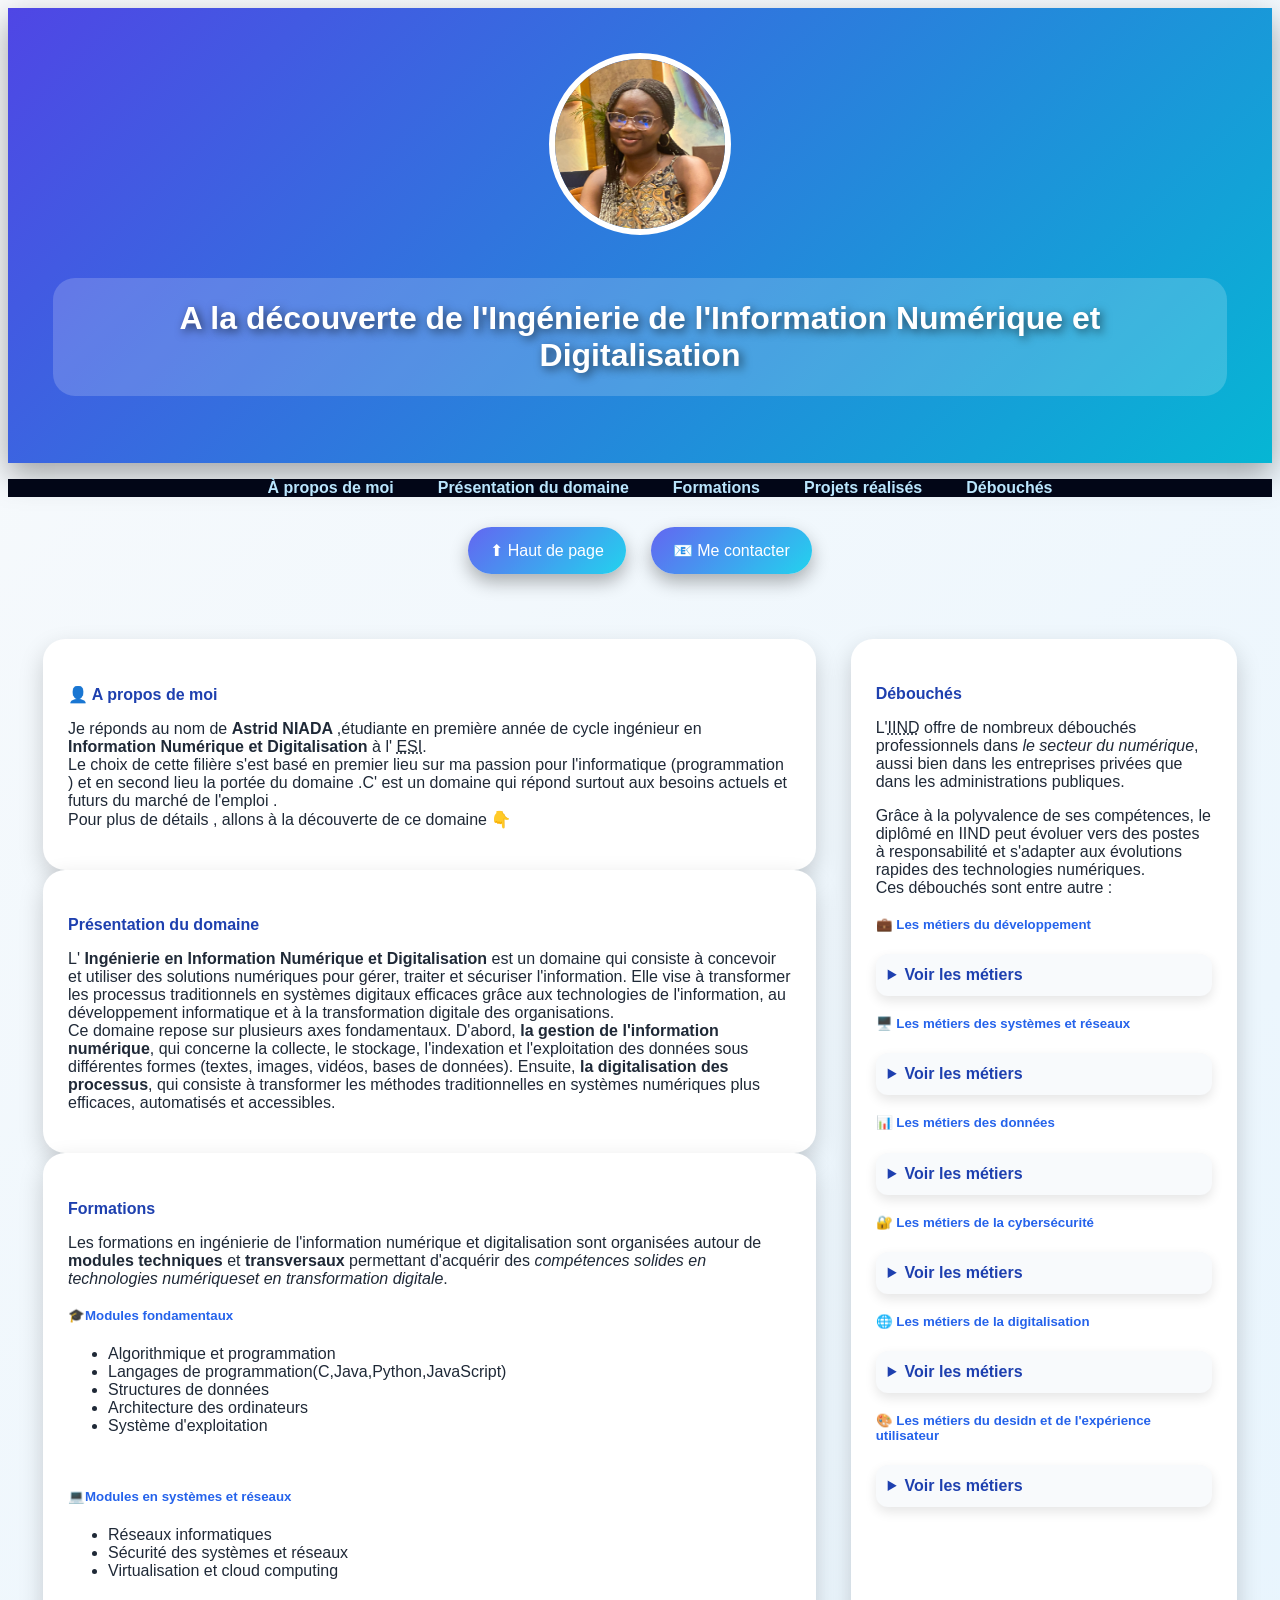
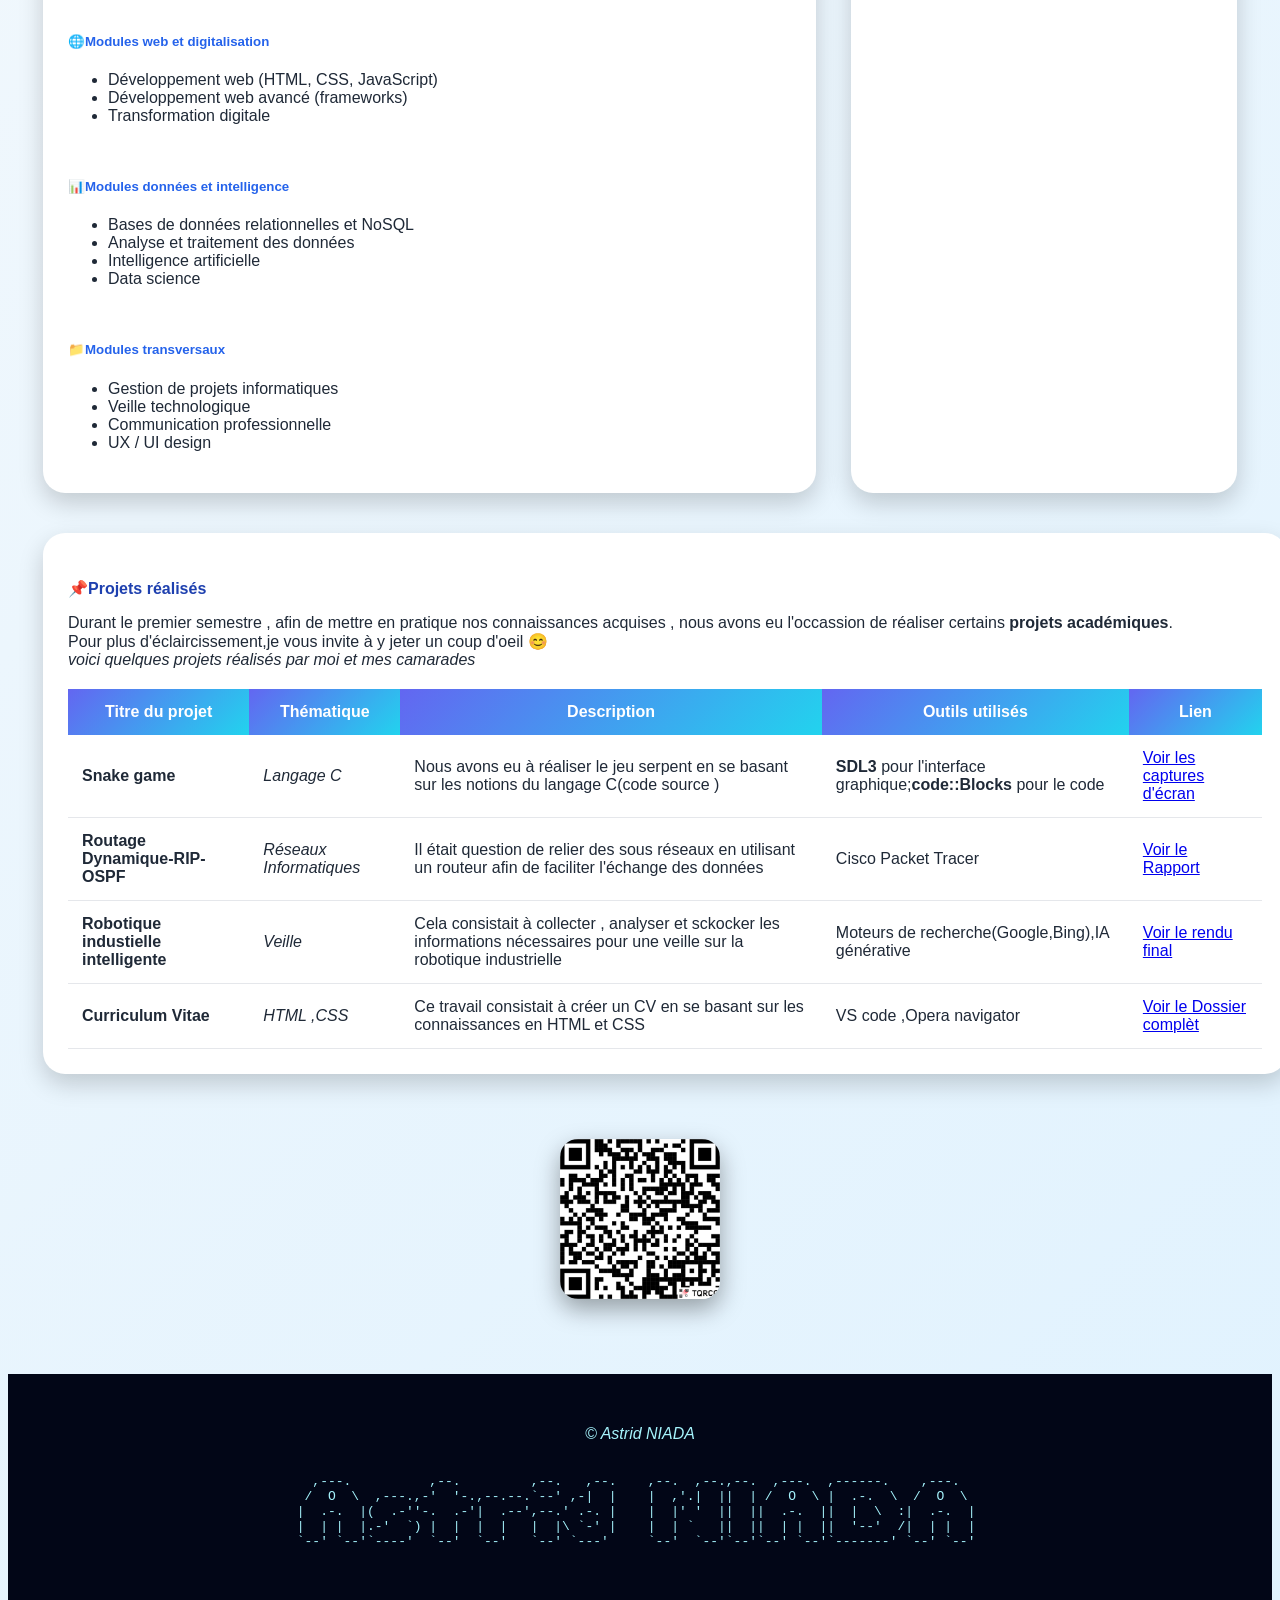
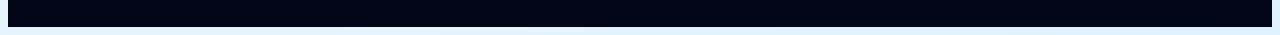
<file: index.html>
<!DOCTYPE html>
<html lang="fr">

<head>
    <meta charset="UTF-8">
    <meta name="viewport" content="width=device-width, initial-scale=1.0">
    <title>Ma page web</title>
    <link rel="stylesheet" href="fichier.css">
    <style>
        html {
            scroll-behavior: smooth;
        }
    </style>
</head>

<body id="top">
    <header class="header">
        <img src="IMG-20240827-WA0271.jpg" alt=" Photo d'Astrid NIADA " class="photo">
        <h1 class="titre">A la découverte de l'Ingénierie de l'Information Numérique et Digitalisation</h1>
    </header>
    <nav class="menu">
        <ul>
            <li><a href="#Apropos-moi">À propos de moi</a></li>
            <li><a href="#Presentation-domaine">Présentation du domaine</a></li>
            <li><a href="#Formations">Formations</a></li>
            <li><a href="#Projets-realises">Projets réalisés</a></li>
            <li><a href="#Debouches">Débouchés</a></li>
        </ul>
    </nav>
    <div class="actions">
        <a href="#top" class="btn">⬆ Haut de page</a>
        <a href="mailto:astrid.niada@gmail.com" class="btn">📧 Me contacter</a>
    </div>

    <main class="main-container">
        <div class="top-layout">
            <div class="left-column">
                <section id="Apropos-moi">
                    <h4>👤 A propos de moi</h4>
                    <p>
                        Je réponds au nom de <b>Astrid NIADA </b>,étudiante en première année de cycle ingénieur
                        en <b>Information Numérique et Digitalisation </b> à l' <abbr
                            title="Ecole des Sciences de l'Information">ESI</abbr>. <br>
                        Le choix de cette filière s'est basé en premier lieu sur ma passion pour l'informatique
                        (programmation ) et en second lieu la portée du domaine .C' est un domaine qui répond surtout
                        aux besoins actuels et futurs du marché de l'emploi .
                        <br>
                        Pour plus de détails , allons à la découverte de ce domaine 👇


                    </p>
                </section>
                <section id="Presentation-domaine">
                    <h4>Présentation du domaine</h4>
                    <p>
                        L' <b> Ingénierie en Information Numérique et Digitalisation </b>est un domaine qui consiste à
                        concevoir
                        et utiliser des solutions numériques pour gérer,
                        traiter et sécuriser l'information. Elle vise à transformer les processus traditionnels en
                        systèmes
                        digitaux efficaces grâce aux technologies de l'information,
                        au développement informatique et à la transformation digitale des organisations.
                        <br>
                        Ce domaine repose sur plusieurs axes fondamentaux.
                        D'abord,<b> la gestion de l'information numérique</b>, qui concerne la collecte, le stockage,
                        l'indexation et l'exploitation des données sous différentes formes (textes, images, vidéos,
                        bases de
                        données).
                        Ensuite, <b>la digitalisation des processus</b>, qui consiste à transformer les méthodes
                        traditionnelles
                        en systèmes numériques plus efficaces, automatisés et accessibles.
                    </p>
                </section>
                <section id="Formations">
                    <h4>Formations </h4>
                    <p>
                        Les formations en ingénierie de l'information numérique et digitalisation sont organisées autour
                        de <b>modules techniques</b> et <b>transversaux</b> permettant d'acquérir des <i>compétences
                            solides en
                            technologies numériqueset en transformation digitale</i>.
                        <br>
                    <h5>🎓Modules fondamentaux</h5>
                    <ul>
                        <li>Algorithmique et programmation</li>
                        <li>Langages de programmation(C,Java,Python,JavaScript)</li>
                        <li>Structures de données</li>
                        <li>Architecture des ordinateurs</li>
                        <li>Système d'exploitation</li>
                    </ul>
                    <br>
                    <h5>💻Modules en systèmes et réseaux</h5>
                    <ul>
                        <li>Réseaux informatiques</li>
                        <li>Sécurité des systèmes et réseaux</li>
                        <li>Virtualisation et cloud computing</li>
                    </ul>
                    <br>
                    <h5>🌐Modules web et digitalisation</h5>
                    <ul>
                        <li>Développement web (HTML, CSS, JavaScript)</li>
                        <li>Développement web avancé (frameworks)</li>
                        <li>Transformation digitale</li>
                    </ul>
                    <br>
                    <h5>📊Modules données et intelligence</h5>
                    <ul>
                        <li>Bases de données relationnelles et NoSQL</li>
                        <li>Analyse et traitement des données</li>
                        <li>Intelligence artificielle</li>
                        <li>Data science</li>
                    </ul>
                    <br>
                    <h5>📁Modules transversaux</h5>
                    <ul>
                        <li>Gestion de projets informatiques</li>
                        <li>Veille technologique</li>
                        <li>Communication professionnelle</li>
                        <li>UX / UI design</li>
                    </ul>
                    </p>
                </section>
            </div>
            <aside id="Debouches">
                <h4>Débouchés</h4>
                <p>
                    L'<abbr title="Ingénierie en Information Numérique et Digitalisation">IIND</abbr> offre de nombreux
                    débouchés professionnels dans <i> le secteur du numérique</i>, aussi bien dans les entreprises
                    privées
                    que dans les administrations publiques.
                </p>
                <p>
                    Grâce à la polyvalence de ses compétences, le diplômé en IIND peut évoluer vers des postes à
                    responsabilité et s'adapter
                    aux évolutions rapides des technologies numériques.
                    <br>
                    Ces débouchés sont entre autre : <br>
                </p>
                <h5>💼 Les métiers du développement</h5>
                <details>
                    <summary>Voir les métiers</summary>
                    <ul>
                        <li>Développeur web</li>
                        <li>Développeur mobile</li>
                        <li>Développeur logiciel</li>
                    </ul>
                </details>
                <h5>🖥️ Les métiers des systèmes et réseaux</h5>
                <details>
                    <summary>Voir les métiers</summary>
                    <ul>
                        <li>Administrateur systèmes et réseaux</li>
                        <li>Ingénieur systèmes</li>
                        <li>Technicien réseaux</li>
                    </ul>
                </details>
                <h5>📊 Les métiers des données </h5>
                <details>
                    <summary>Voir les métiers</summary>
                    <ul>
                        <li>Analyste de données</li>
                        <li>Data Scientist</li>
                        <li>Ingénieur Big Data</li>
                    </ul>
                </details>

                <h5>🔐 Les métiers de la cybersécurité</h5>
                <details>
                    <summary>Voir les métiers</summary>
                    <ul>
                        <li>Analyste en cybersécurité</li>
                        <li>Ingénieur sécurité informatique</li>
                        <li>Consultant en sécurité des systèmes d'information</li>
                    </ul>
                </details>

                <h5>🌐 Les métiers de la digitalisation</h5>
                <details>
                    <summary>Voir les métiers</summary>
                    <ul>
                        <li>Chef de projet digital</li>
                        <li>Ingénieur en transformation digitale</li>
                        <li>Consultant digital</li>
                    </ul>
                </details>
                <h5>🎨 Les métiers du desidn et de l'expérience utilisateur</h5>
                <details>
                    <summary>Voir les métiers</summary>
                    <ul>
                        <li>UX / UI designer</li>
                        <li>Intégrateur web</li>
                    </ul>


            </aside>
        </div>
        <article id="Projets-realises">
            <h4>📌Projets réalisés</h4>
            <p>Durant le premier semestre , afin de mettre en pratique nos connaissances acquises ,
                nous avons eu l'occassion de réaliser certains <b>projets académiques</b>.
                <br>
                Pour plus d'éclaircissement,je vous invite à y jeter un coup d'oeil 😊
                <br>
                <i>voici quelques projets réalisés par moi et mes camarades </i>
            </p>
            <table class="projets">
                <thead>
                    <tr>
                        <th> Titre du projet </th>
                        <th>Thématique</th>
                        <th>Description</th>
                        <th>Outils utilisés</th>
                        <th>Lien</th>
                    </tr>
                </thead>
                <tbody>
                    <tr>
                        <td><b>Snake game</b></td>
                        <td><i>Langage C </i></td>
                        <td>Nous avons eu à réaliser le jeu serpent en se basant sur les notions du langage C(code
                            source )</td>
                        <td><b>SDL3</b> pour l'interface graphique;<b>code::Blocks </b>pour le code</td>
                        <td><a href="projets/screenshots" target="_blank">Voir les captures d'écran</a></td>
                    </tr>
                    <tr>
                        <td><b>Routage Dynamique-RIP-OSPF</b></td>
                        <td><i>Réseaux Informatiques</i></td>
                        <td>Il était question de relier des sous réseaux en utilisant un routeur afin de faciliter
                            l'échange des données </td>
                        <td>Cisco Packet Tracer</td>
                        <td><a href="projets/tp4.docx" target="_blank">Voir le Rapport</a></td>

                    </tr>
                    <tr>
                        <td><b>Robotique industielle intelligente</b></td>
                        <td><i>Veille</i></td>
                        <td>Cela consistait à collecter , analyser et sckocker les informations nécessaires pour une
                            veille sur la robotique industrielle</td>
                        <td>Moteurs de recherche(Google,Bing),IA générative</td>
                        <td><a href="projets/robotique industrielle intelligente.pdf" target="_blank">Voir le rendu
                                final</a></td>
                    </tr>
                    <tr>
                        <td><b>Curriculum Vitae</b></td>
                        <td><i>HTML ,CSS</i></td>
                        <td>Ce travail consistait à créer un CV en se basant sur les connaissances en HTML et CSS</td>
                        <td>VS code ,Opera navigator</td>
                        <td><a href="projets/CV2" target="_blank"> Voir le Dossier complèt</a></td>
                    </tr>
                </tbody>
            </table>

        </article>



        <img src="qrcode.png" alt="QR Code GitHub" class="qrcode">
        </div>
    </main>
    <footer>
        <p class="copyright" style="font-style: italic;">&copy; Astrid NIADA </p>


        <pre>

  ,---.          ,--.         ,--.   ,--.    ,--.  ,--.,--.  ,---.  ,------.    ,---.   
 /  O  \  ,---.,-'  '-.,--.--.`--' ,-|  |    |  ,'.|  ||  | /  O  \ |  .-.  \  /  O  \  
|  .-.  |(  .-''-.  .-'|  .--',--.' .-. |    |  |' '  ||  ||  .-.  ||  |  \  :|  .-.  | 
|  | |  |.-'  `) |  |  |  |   |  |\ `-' |    |  | `   ||  ||  | |  ||  '--'  /|  | |  | 
`--' `--'`----'  `--'  `--'   `--' `---'     `--'  `--'`--'`--' `--'`-------' `--' `--' 
                                                                                        
        </pre>

    </footer>



</body>

</html>
</file>
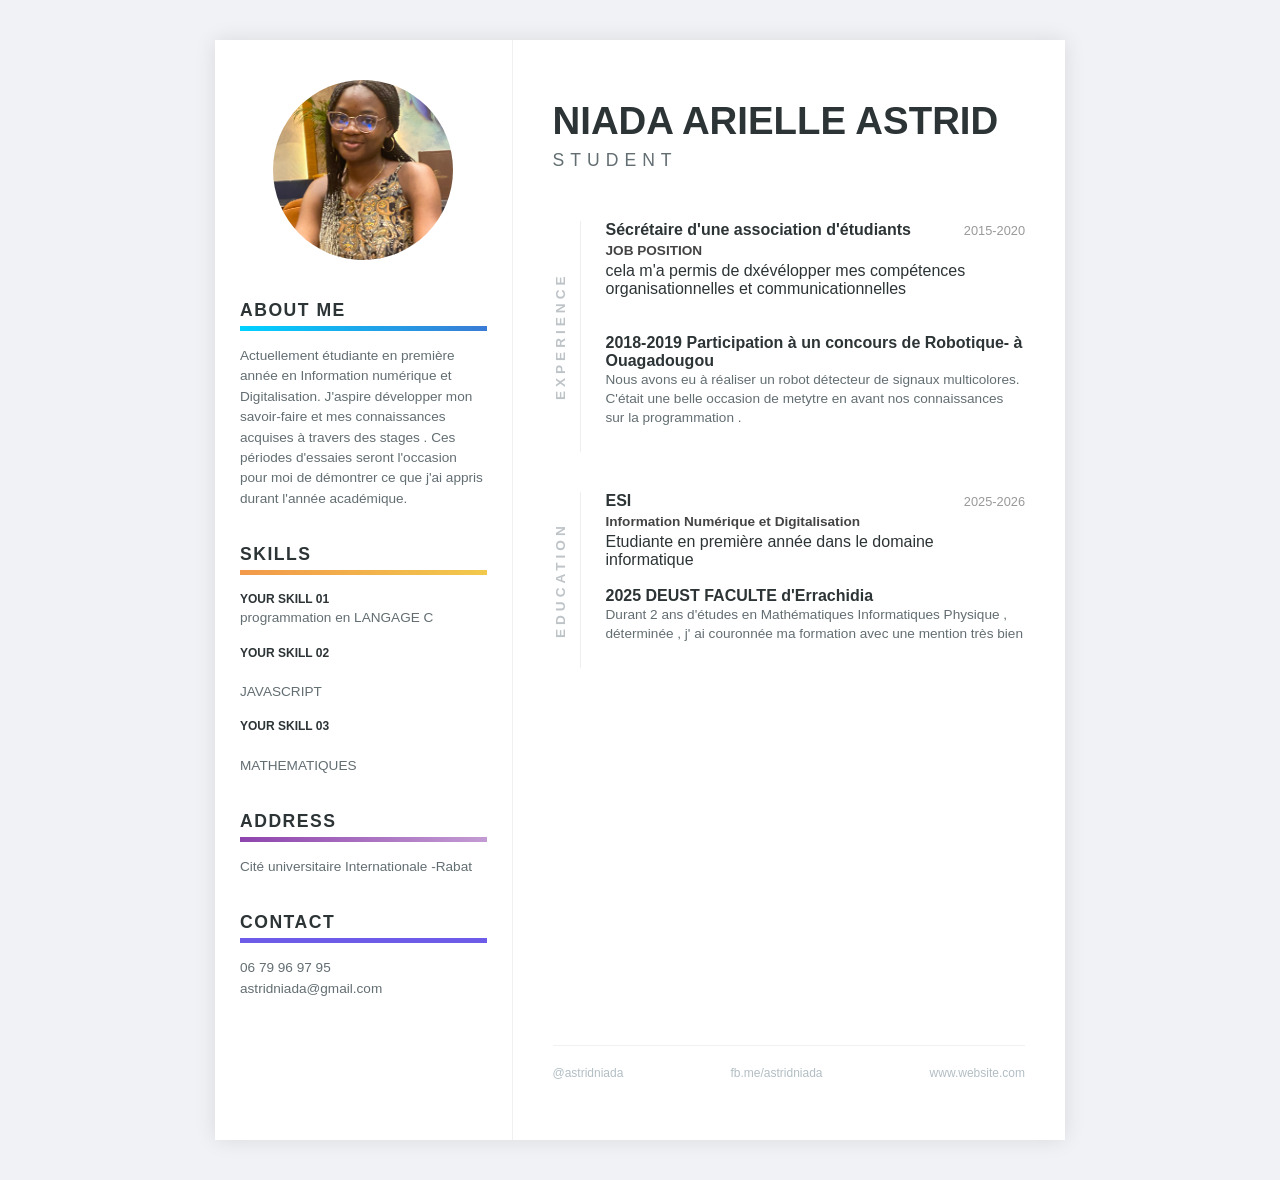
<file: projets/CV2/cv.html>
<html>
<head>
    <meta charset="UTF-8">
    <title> Mon CV </title>
    <link rel="stylesheet" href="cv.css">
</head>

<body>
    <div class="cv-container">
        <!-- Barre latérale gauche -->
        <aside class="sidebar">
            <div class="profile-img">
                <img src="IMG-20240827-WA0271.jpg" alt="Photo de profil">
            </div>

            <section class="about">
                <h2>ABOUT ME</h2>
                <div class="divider blue"></div>
                <p>Actuellement étudiante en première année en Information numérique et Digitalisation.
                    J'aspire développer mon savoir-faire et mes connaissances acquises à travers des stages .
                    Ces périodes d'essaies seront l'occasion pour moi de démontrer ce que j'ai appris durant l'année
                    académique.
                </p>
            </section>

            <section class="skills">
                <h2>SKILLS</h2>
                <div class="divider orange"></div>
                <ul>
                    <li><strong>YOUR SKILL 01</strong>programmation en LANGAGE C<br></li>
                    <li><strong>YOUR SKILL 02</strong><br>JAVASCRIPT</li>
                    <li><strong>YOUR SKILL 03</strong><br>MATHEMATIQUES</li>
                </ul>
            </section>

            <section class="address">
                <h2>ADDRESS</h2>
                <div class="divider purple"></div>
                <p>Cité universitaire Internationale -Rabat</p>
            </section>

            <section class="contact">
                <h2>CONTACT</h2>
                <div class="divider purple-dark"></div>
                <p>06 79 96 97 95</p>
                <p><a href="mailto:astridniada@gmail.com">astridniada@gmail.com</a></p>
            </section>
        </aside>

        <!-- Contenu principal droit -->
        <main class="main-content">
            <header>
                <h1>NIADA ARIELLE ASTRID</h1>
                <p class="job-title">STUDENT</p>
            </header>

            <section class="experience">
                <h2 class="vertical-title">EXPERIENCE</h2>
                <div class="content-list">
                    <div class="item">
                        <h3>Sécrétaire d'une association d'étudiants<span class="date">2015-2020</span></h3>
                        <p class="role">JOB POSITION</p>
                        <p>cela m'a permis de dxévélopper mes compétences organisationnelles et communicationnelles </p>
                        <br>
                        <br>

                        <h3><b>2018-2019 Participation à un concours de Robotique- à Ouagadougou</b></h3>
                    <p>
                        Nous avons eu à réaliser un robot détecteur de signaux multicolores.
                        C'était une belle occasion de metytre en avant nos connaissances sur la programmation .
                    </p>
                    </div>
                
                </div>
            </section>

            <section class="education">
                <h2 class="vertical-title">EDUCATION</h2>
                <div class="content-list">
                    <div class="item">
                        <h3>ESI <span class="date">2025-2026</span></h3>
                        <p class="role">Information Numérique et Digitalisation</p>
                        <p>Etudiante en première année dans le domaine informatique</p>
                        <br>
                         <h3><b>2025 DEUST FACULTE d'Errachidia</b></h3>
                    <p>
                        Durant 2 ans d'études en Mathématiques Informatiques Physique ,
                        déterminée , j' ai couronnée ma formation avec une mention très bien
                    </p>
                    </div>
                </div>
            </section>

            <footer>
                <span>@astridniada</span>
                <span>fb.me/astridniada</span>
                <span>www.website.com</span>
            </footer>
        </main>
    </div>
</body>

</html>
</file>
<file: fichier.css>
body {
    font-family: 'Segoe UI', sans-serif;
    background: linear-gradient(135deg, #f8fafc, #e0f2fe);
    color: #1f2937;
}

.header {
    background: linear-gradient(135deg, #4f46e5, #06b6d4);
    text-align: center;
    padding: 45px;
    color: white;
    box-shadow: 0 12px 30px rgba(0,0,0,0.35);
}

.titre {
    background: rgba(255,255,255,0.18);
    padding: 22px;
    border-radius: 22px;
    text-shadow: 3px 3px 10px rgba(0,0,0,0.6);
}

.photo {
    width: 170px;
    height: 170px;
    border-radius: 50%;
    border: 6px solid white;
    margin-bottom: 18px;
}

.menu {
    background: #020617;
}

.menu ul {
    display: flex;
    justify-content: center;
    list-style: none;
}

.menu a {
    color: #bae6fd;
    padding: 16px 22px;
    font-weight: bold;
    text-decoration: none;
}

.menu a:hover {
    background: #1e293b;
    border-radius: 10px;
}

.actions {
    display: flex;
    justify-content: center;
    gap: 25px;
    margin: 30px 0;
}

.btn {
    background: linear-gradient(135deg, #6366f1, #22d3ee);
    color: white;
    padding: 14px 22px;
    border-radius: 30px;
    text-decoration: none;
    box-shadow: 0 8px 18px rgba(0,0,0,0.3);
}

.btn:hover {
    transform: translateY(-3px);
}

.main-container {
    display: flex;
    flex-direction: column;
    gap: 40px;
    padding: 35px;
}

.top-layout {
    display: grid;
    grid-template-columns: 2fr 1fr;
    gap: 35px;
}

section, article, aside {
    background: white;
    border-radius: 22px;
    padding: 25px;
    box-shadow: 0 10px 25px rgba(0,0,0,0.18);
}
aside#Debouches details {
    background: #f8fafc;
    padding: 12px;
    margin-bottom: 12px;
    border-radius: 12px;
    box-shadow: 0 5px 12px rgba(0,0,0,0.1);
}


h4 {
    color: #1e40af;
    margin-bottom: 15px;
}

h5 {
    color: #2563eb;
    margin-top: 20px;
}

#Projets-realises {
    width: 100%;
}

.projets {
    width: 100%;
    border-collapse: collapse;
    margin-top: 20px;
}

.projets th {
    background: linear-gradient(135deg, #6366f1, #22d3ee);
    color: white;
    padding: 14px;
}

.projets td {
    padding: 14px;
    border-bottom: 1px solid #e5e7eb;
}

.projets tr:hover {
    background: #f0f9ff;
}

aside details summary {
    cursor: pointer;
    font-weight: bold;
    color: #1e40af;
}

.qrcode {
    width: 160px;
    margin-top: 25px;
    display: block;
    margin-left: auto;
    margin-right: auto;
    box-shadow: 0 10px 25px rgba(0,0,0,0.35);
    border-radius: 18px;
}

footer {
    background: #020617;
    color: #a5f3fc;
    text-align: center;
    padding: 35px;
    margin-top: 40px;
}
</file>
<file: projets/CV2/cv.css>
/* Utilisation de polices système standards pour éviter l'importation */
:root {
    --text-dark: #2d3436;
    --text-light: #636e72;
    --accent-blue: linear-gradient(to right, #00d2ff, #3a7bd5);
    --accent-orange: linear-gradient(to right, #f2994a, #f2c94c);
    --accent-purple: linear-gradient(to right, #8e44ad, #c39bd3);
    --bg-body: #f0f2f5;
}

* {
    margin: 0;
    padding: 0;
    box-sizing: border-box;
}

body {
    /* Polices système : Arial, Helvetica ou sans-serif par défaut */
    font-family: -apple-system, BlinkMacSystemFont, "Segoe UI", Roboto, Helvetica, Arial, sans-serif;
    background-color: var(--bg-body);
    display: flex;
    justify-content: center;
    padding: 40px 0;
    color: var(--text-dark);
}

.cv-container {
    width: 850px;
    background: #ffffff;
    display: flex;
    box-shadow: 0 0 20px rgba(0,0,0,0.1);
    min-height: 1100px;
}

/* --- COLONNE GAUCHE (SIDEBAR) --- */
.sidebar {
    width: 35%;
    padding: 40px 25px;
    border-right: 1px solid #f1f1f1;
}

.profile-img {
    width: 180px;
    height: 180px;
    margin: 0 auto 40px;
    border-radius: 50%;
    overflow: hidden;
    background-color: #eee; /* Fond de secours */
}

.profile-img img {
    width: 100%;
    height: 100%;
    object-fit: cover;
}

.sidebar section {
    margin-bottom: 35px;
}

.sidebar h2 {
    font-size: 1.1rem;
    letter-spacing: 1.5px;
    margin-bottom: 5px;
}

.divider {
    height: 5px;
    width: 100%;
    margin-bottom: 15px;
}

.blue { background: var(--accent-blue); }
.orange { background: var(--accent-orange); }
.purple { background: var(--accent-purple); }
.purple-dark { background: #6c5ce7; }

.sidebar p, .sidebar ul li {
    font-size: 0.85rem;
    color: var(--text-light);
    line-height: 1.5;
    list-style: none;
}

.skills ul li {
    margin-bottom: 15px;
}

.skills strong {
    display: block;
    color: var(--text-dark);
    font-size: 0.75rem;
    text-transform: uppercase;
}

/* --- COLONNE DROITE (MAIN) --- */
.main-content {
    width: 65%;
    padding: 60px 40px;
    display: flex;
    flex-direction: column;
}

header {
    margin-bottom: 50px;
}

header h1 {
    font-size: 2.4rem;
    font-weight: bold;
    text-transform: uppercase;
    line-height: 1.1;
}

.job-title {
    font-size: 1.1rem;
    letter-spacing: 6px;
    color: var(--text-light);
    margin-top: 8px;
}

/* Layout Experience & Education avec titres verticaux */
.experience, .education {
    display: flex;
    margin-bottom: 40px;
}

.vertical-title {
    writing-mode: vertical-rl;
    transform: rotate(180deg);
    text-align: center;
    font-size: 0.85rem;
    letter-spacing: 4px;
    font-weight: bold;
    color: #bdc3c7;
    border-left: 1px solid #eee;
    padding-left: 12px;
    margin-right: 25px;
}

.content-list {
    flex: 1;
}

.item {
    margin-bottom: 25px;
}

.item h3 {
    font-size: 1rem;
    display: flex;
    justify-content: space-between;
    align-items: baseline;
}

.date {
    font-size: 0.8rem;
    font-weight: normal;
    color: #999;
}

.role {
    font-weight: bold;
    font-size: 0.85rem;
    margin: 4px 0;
    color: #444;
}

.item p:last-child {
    font-size: 0.85rem;
    color: var(--text-light);
    line-height: 1.4;
}

/* PIED DE PAGE */
footer {
    margin-top: auto;
    padding-top: 20px;
    border-top: 1px solid #f1f1f1;
    display: flex;
    justify-content: space-between;
    font-size: 0.75rem;
    color: #b2bec3;
}

a {
    color: inherit;
    text-decoration: none;
}
</file>
